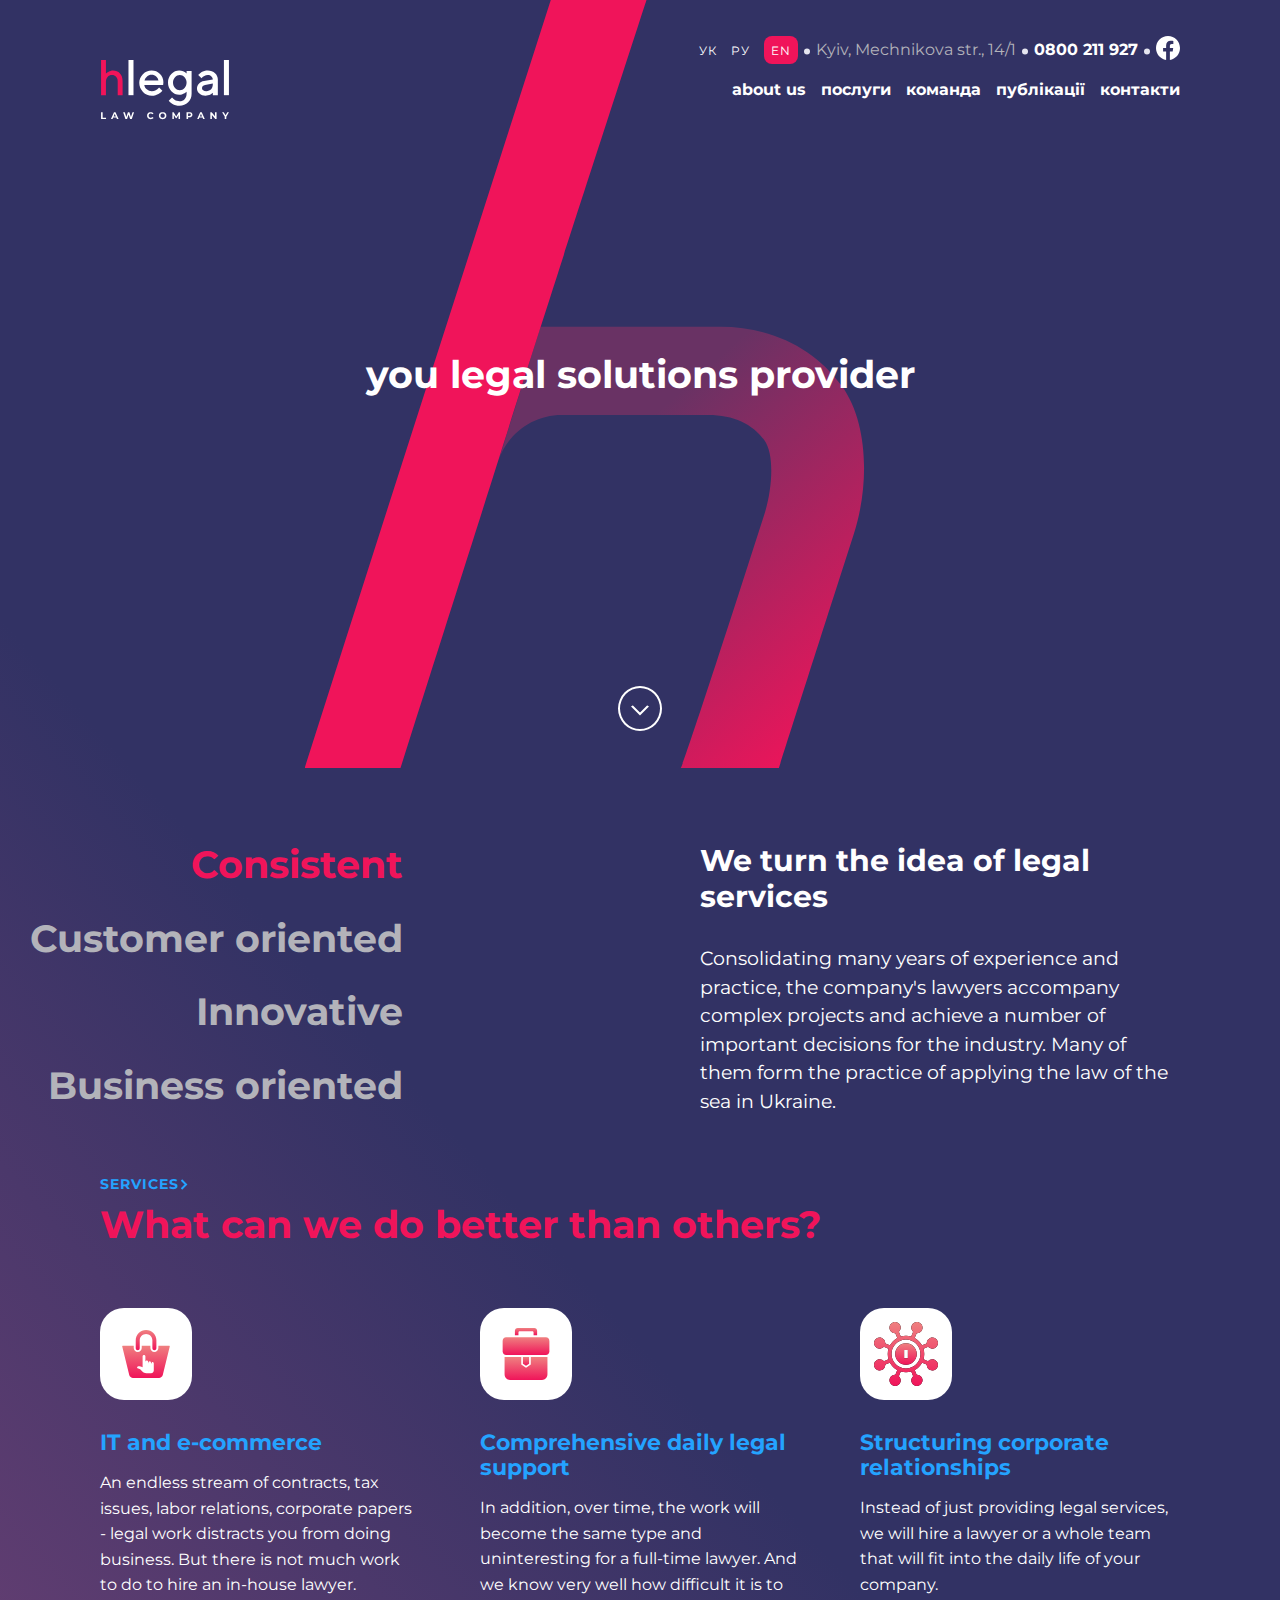
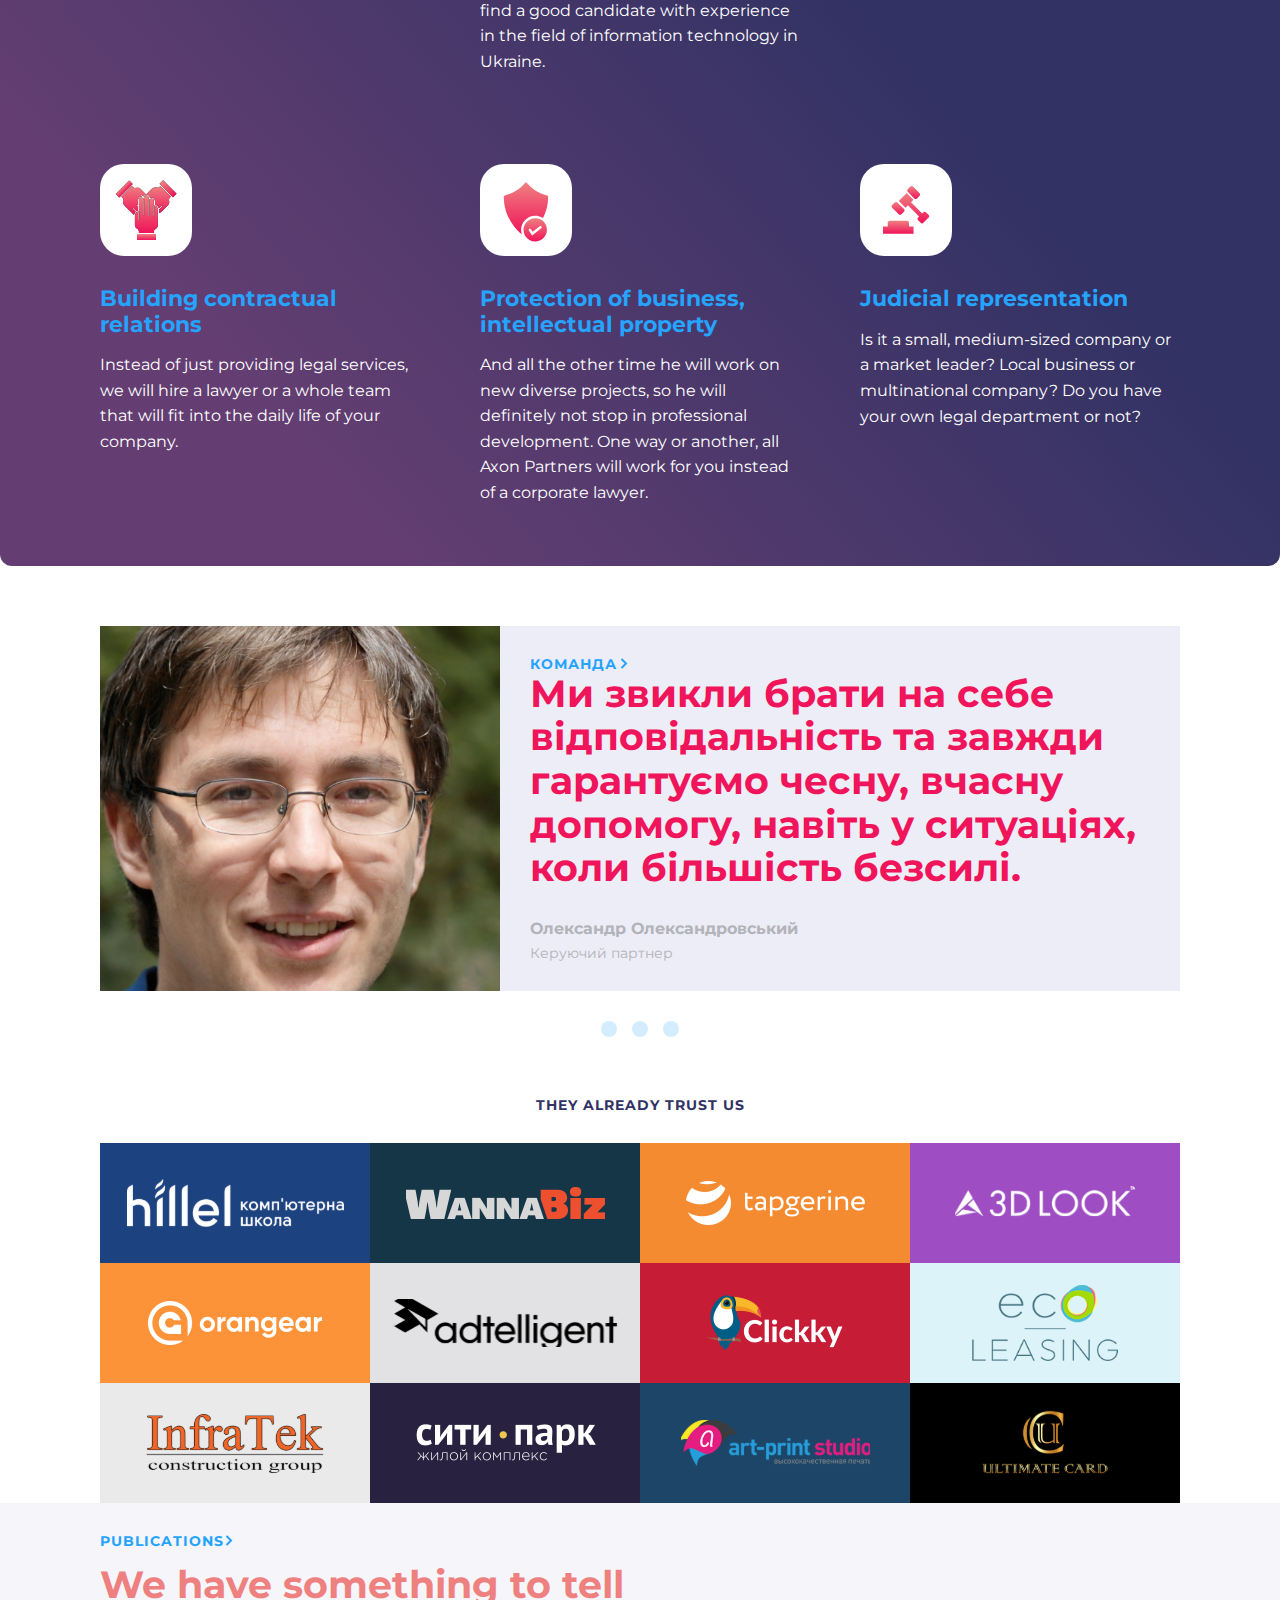
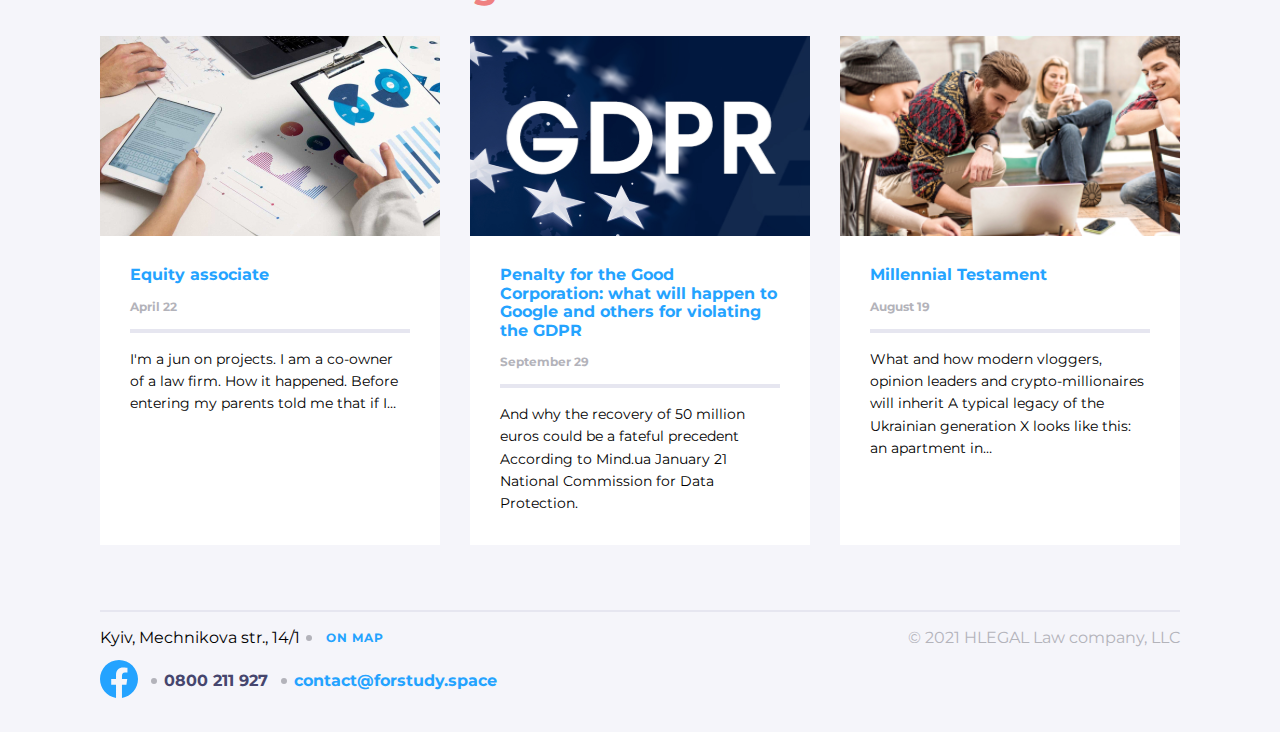
<file: index.html>
<!doctype html>
<html lang="en" xmlns="http://www.w3.org/1999/html" xmlns="http://www.w3.org/1999/html">
<head>
    <meta charset="UTF-8">
    <meta name="viewport"
          content="width=device-width, user-scalable=no, initial-scale=1.0, maximum-scale=1.0, minimum-scale=1.0">
    <meta http-equiv="X-UA-Compatible" content="ie=edge">
    <title>Hlegal</title>
    <link rel="preconnect" href="https://fonts.googleapis.com">
    <link rel="preconnect" href="https://fonts.gstatic.com" crossorigin>
    <link href="https://fonts.googleapis.com/css2?family=Montserrat:wght@300;500;700;900&display=swap" rel="stylesheet">
    <link rel="stylesheet" href="css/normalize.css">
    <link rel="stylesheet" href="css/style.css">
</head>
<body>
<nav class="nav center">
    <ul class="nav_list">
        <li><a class="nav_link" href="#">УК</a></li>
        <li><a class="nav_link" href="#">РУ</a></li>
        <li><a class="nav_link" href="#">EN</a></li>
    </ul>
    <div class="nav__dot">
        <svg width="6" height="7" viewBox="0 0 6 7" xmlns="http://www.w3.org/2000/svg">
            <circle cx="3" cy="3.5" r="3"/>
        </svg>
    </div>
    <div class="nav__address">
        Kyiv, Mechnikova str., 14/1
    </div>
    <div class="nav__dot">
        <svg width="6" height="7" viewBox="0 0 6 7" xmlns="http://www.w3.org/2000/svg">
            <circle cx="3" cy="3.5" r="3"/>
        </svg>
    </div>
    <a href="#" class="contacts_phone">
        0800 211 927
    </a>
    <div class="nav__dot">
        <svg width="6" height="7" viewBox="0 0 6 7" xmlns="http://www.w3.org/2000/svg">
            <circle cx="3" cy="3.5" r="3"/>
        </svg>
    </div>
    <div class="nav__facebook">
        <a class="nav__facebook-link" href="https://www.facebook.com/">
            <svg class="nav__facebook-icon">
                <use xlink:href="img/sprite.svg#Facebook-Header"></use>
            </svg>
        </a>
    </div>
</nav>

<header class="header center">
    <section class="logo_group">
        <a href="#" class="logo">
            <svg class="logo_icon">
                <use xlink:href="img/sprite.svg#Logo"></use>
            </svg>
        </a>
        <a href="#" class="logo_slash">
            <svg class="logo_slash__icon">
                <use xlink:href="img/sprite.svg#Slash"></use>
            </svg>
        </a>
        <a href="#" class="logo_title">
            services
        </a>
    </section>
    <section class="burger_menu">
        <input type="checkbox" class="visually-hidden" id="nav-toggler">
        <label for="nav-toggler" class="header__toggler">
            <span></span><span></span><span></span>
        </label>
        <nav class="header__nav">
            <div class="header__nav-list-wrapper">
                <label for="nav-toggler" class="nav__closebtn">
                    <span></span><span></span>
                </label>
                <ul class="header__nav-list">
                    <li><a class="header__nav-link" href="about.html">about us</a></li>
                    <li><a class="header__nav-link" href="#">послуги</a></li>
                    <li><a class="header__nav-link" href="#">команда</a></li>
                    <li><a class="header__nav-link" href="#">публікації</a></li>
                    <li><a class="header__nav-link" href="#">контакти</a></li>
                </ul>
            </div>
        </nav>
    </section>
    <section class="burger_menu_none">
        <ul class="header__nav-list">
            <li><a class="header__nav-link" href="about.html">about us</a></li>
            <li><a class="header__nav-link" href="#">послуги</a></li>
            <li><a class="header__nav-link" href="#">команда</a></li>
            <li><a class="header__nav-link" href="#">публікації</a></li>
            <li><a class="header__nav-link" href="#">контакти</a></li>
        </ul>
    </section>
    <section class="header__title">
        <h1 class="header__slogan">
            you legal solutions provider
        </h1>
        <a class="scroll" href="#services">
            <svg class="scroll__vert" width="20" height="12" viewBox="0 0 20 12" fill="none"
                 xmlns="http://www.w3.org/2000/svg">
                <path d="M1 1L10 10L19 1" stroke-width="2"/>
            </svg>
        </a>
    </section>
</header>
<main>
    <div class="gradient_block">
        <section class="center offer">
            <article class="offer__list-main">
                <ul class="offer__list">
                    <li><a class="offer__list-link" href="#"> Consistent</a></li>
                    <li><a class="offer__list-link" href="#">Customer oriented</a></li>
                    <li><a class="offer__list-link" href="#"> Innovative</a></li>
                    <li><a class="offer__list-link" href="#">Business oriented</a></li>
                </ul>
            </article>
            <article class="offer__desc">
                <h3 class="offer__desc-title">
                    We turn the idea of legal services
                </h3>
                <div class="offer__desc-item">
                    Consolidating many years of experience and practice, the company's lawyers accompany complex
                    projects
                    and achieve a number of important decisions for the industry. Many of them form the practice of
                    applying
                    the law of the sea in Ukraine.
                </div>
            </article>
        </section>
        <section class="services center" id="services">
            <div class="services__title">
                <a href="#">
                    <h6 class="services__nav">Services</h6>
                </a>
                <svg class="vector" width="8" height="11" viewBox="0 0 8 11" fill="none"
                     xmlns="http://www.w3.org/2000/svg">
                    <path d="M1.5 1L6 5.5L1.5 10" stroke="#24A3FF" stroke-width="2"/>
                </svg>

                <h2 class="services__name">
                    What can we do better than others?
                </h2>
            </div>


            <article class="services__box">
                <div class="services__list">
                    <img src="img/Icon_hand_bag.svg" alt="hand_bag">
                    <h3 class="services__list-title">
                        IT and e-commerce
                    </h3>
                    <div class="services__list-desc">
                        An endless stream of contracts, tax issues, labor relations, corporate papers - legal work
                        distracts
                        you
                        from doing business. But there is not much work to do to hire an in-house lawyer.
                    </div>
                </div>

                <div class="services__list">
                    <img src="img/Icon_bag.svg" alt="bag">
                    <h3 class="services__list-title">
                        Comprehensive daily
                        legal support
                    </h3>
                    <div class="services__list-desc">
                        In addition, over time, the work will become the same type and uninteresting for a full-time
                        lawyer.
                        And
                        we know very well how difficult it is to find a good candidate with experience in the field of
                        information technology in Ukraine.
                    </div>
                </div>

                <div class="services__list">
                    <img src="img/Icon_sun.svg" alt="sun">
                    <h3 class="services__list-title">
                        Structuring corporate relationships
                    </h3>
                    <div class="services__list-desc">
                        Instead of just providing legal services, we will hire a lawyer or a whole team that will fit
                        into
                        the
                        daily life of your company.
                    </div>
                </div>

                <div class="services__list">
                    <img src="img/Icon_hands.svg" alt="hands">
                    <h3 class="services__list-title">
                        Building contractual relations
                    </h3>
                    <div class="services__list-desc">
                        Instead of just providing legal services, we will hire a lawyer or a whole team that will fit
                        into
                        the
                        daily life of your company.
                    </div>
                </div>

                <div class="services__list">
                    <img src="img/Icon_shield.svg" alt="shield">
                    <h3 class="services__list-title">
                        Protection of business, intellectual property
                    </h3>
                    <div class="services__list-desc">
                        And all the other time he will work on new diverse projects, so he will definitely not stop in
                        professional development. One way or another, all Axon Partners will work for you instead of a
                        corporate
                        lawyer.
                    </div>
                </div>

                <div class="services__list">
                    <img src="img/Icon_hummer.svg" alt="hummer">
                    <h3 class="services__list-title">
                        Judicial representation
                    </h3>
                    <div class="services__list-desc">
                        Is it a small, medium-sized company or a market leader? Local business or multinational company?
                        Do
                        you
                        have your own legal department or not?
                    </div>
                </div>
            </article>
        </section>
    </div>
    <!--    <div class="rectangle center"></div>-->
    <div class="color_block">
        <section class="center team" id="team">
            <div class="team__box">
                <img class="photo_man_mobile" src="img/photo_man_mobile.jpg" alt="photo_man_mobile">
                <img class="photo_man" src="img/photo_man.jpg" alt="photo_man">
                <div class="team__title">
                    <a href="#">
                        <h6 class="team__people">команда</h6>
                    </a>
                    <svg class="vector" width="8" height="11" viewBox="0 0 8 11" fill="none"
                         xmlns="http://www.w3.org/2000/svg">
                        <path d="M1.5 1L6 5.5L1.5 10" stroke="#24A3FF" stroke-width="2"/>
                    </svg>
                </div>
                <h2 class="team__text">
                    Ми звикли брати на себе відповідальність та завжди гарантуємо чесну, вчасну допомогу, навіть у
                    ситуаціях, коли більшість безсилі.
                </h2>
                <p class="team__subscribe">
                    Олександр Олександровський
                </p>
                <p class="team__job">
                    Керуючий партнер
                </p>
            </div>
            <div class="btn">
                <a class="btn__slider" href="#team">
                    <button class="btn__circle" type="button">
                    </button>
                </a>
                <a class="btn__slider" href="#team">
                    <button class="btn__circle" type="button">
                    </button>
                </a>
                <a class="btn__slider" href="#team">
                    <button class="btn__circle" type="button">
                    </button>
                </a>
            </div>
        </section>
        <section class="companies center">
            <h6 class="companies__title">
                They already trust us
            </h6>
            <div class="companies__logo-container">
                    <a href="index.html" target="_blank" class="companies_logo-card">
                        <img src="img/hillel.svg" alt="hillel">
                    </a>
                    <a href="index.html" target="_blank" class="companies_logo-card">
                        <img src="img/wannabiz.svg" alt="wannabiz">
                    </a>
                    <a href="index.html" target="_blank" class="companies_logo-card">
                        <img src="img/tapgerine.svg" alt="tapgerine">
                    </a>
                    <a href="index.html" target="_blank" class="companies_logo-card">
                        <img src="img/3dlook.svg" alt="3dlook">
                    </a>
                    <a href="index.html" target="_blank" class="companies_logo-card">
                        <img src="img/orangear.svg" alt="orangegear">
                    </a>
                    <a href="index.html" target="_blank" class="companies_logo-card">
                        <img src="img/adtelligent.svg" alt="abtelligent">
                    </a>
                    <a href="index.html" target="_blank" class="companies_logo-card">
                        <img src="img/clickky.svg" alt="clickky">
                    </a>
                    <a href="index.html" target="_blank" class="companies_logo-card">
                        <img src="img/ecoleasing.svg" alt="ecoleasing">
                    </a>
                    <a href="index.html" target="_blank" class="companies_logo-card">
                        <img src="img/infratek.svg" alt="infratek">
                    </a>
                    <a href="index.html" target="_blank" class="companies_logo-card">
                        <img src="img/citypark.svg" alt="citypark">
                    </a>
                    <a href="index.html" target="_blank" class="companies_logo-card">
                        <img src="img/artprintstudio.svg" alt="artprintstudio">
                    </a>
                    <a href="index.html" target="_blank" class="companies_logo-card">
                        <img src="img/ultimatecard.svg" alt="ultimatecard.svg">
                    </a>
            </div>
        </section>
        <section class="center publications">
            <div class="publications__title-box">
                <a href="#">
                    <h6 class="publications__title">
                        Publications
                    </h6>
                </a>
                <svg class="vector" width="8" height="11" viewBox="0 0 8 11" fill="none"
                     xmlns="http://www.w3.org/2000/svg">
                    <path d="M1.5 1L6 5.5L1.5 10" stroke="#24A3FF" stroke-width="2"/>
                </svg>
            </div>
            <h2 class="publications__main">
                We have <br> something to tell
            </h2>
            <div class="publications__box">
                <div class="publications__article">
                    <img src="img/foto_gadjets.jpg" alt="foto_gadjets">
                    <h4 class="publications__article-name">
                        Equity associate
                    </h4>
                    <p class="publications__article-date">
                        April 22
                    </p>
                    <p class="publications__article-desc">
                        I'm a jun on projects. I am a co-owner of a law firm. How it happened. Before entering my
                        parents
                        told
                        me that if I…
                    </p>
                </div>
                <div class="publications__article">
                    <img src="img/gdpr.svg" alt="gdpr">
                    <h4 class="publications__article-name">
                        Penalty for the Good Corporation: what will happen to Google and others for violating the GDPR
                    </h4>
                    <p class="publications__article-date">
                        September 29
                    </p>
                    <p class="publications__article-desc">
                        And why the recovery of 50 million euros could be a fateful precedent According to Mind.ua
                        January
                        21
                        National Commission for Data Protection.
                    </p>
                </div>

                <div class="publications__article">
                    <p class="photo_people">
                        <img src="img/foto_people.jpg" alt="foto_people">
                    </p>
                    <h4 class="publications__article-name">
                        Millennial Testament
                    </h4>
                    <p class="publications__article-date">
                        August 19
                    </p>
                    <p class="publications__article-desc">
                        What and how modern vloggers, opinion leaders and crypto-millionaires will inherit A typical
                        legacy
                        of
                        the Ukrainian generation X looks like this: an apartment in…
                    </p>
                </div>
            </div>
        </section>
    </div>
</main>

<footer class="footer center color_block">
    <div class="footer__address-map-box">
        <div class="footer__address">
            Kyiv, Mechnikova str., 14/1
        </div>
        <a class="footer__map" target="_blank" href="https://www.google.com/maps">
            On map
        </a>
    </div>
    <div class="footer__contacts">
        <a href="https://www.facebook.com/">
            <svg class="footer__contacts-icon">
                <use xlink:href="img/sprite.svg#Facebook-Footer"></use>
            </svg>
        </a>
        <p class="footer__contacts-tel">
            <a class="footer__contacts-number" href="tel:0800 211 927">0800 211 927</a>
        </p>
        <a class="footer__contacts-email" href="mailto:contact@forstudy.space">contact@forstudy.space</a>
    </div>
    <p class="footer__contacts-copywright">
        © 2021 HLEGAL Law company, LLC
    </p>
</footer>

</body>
</file>
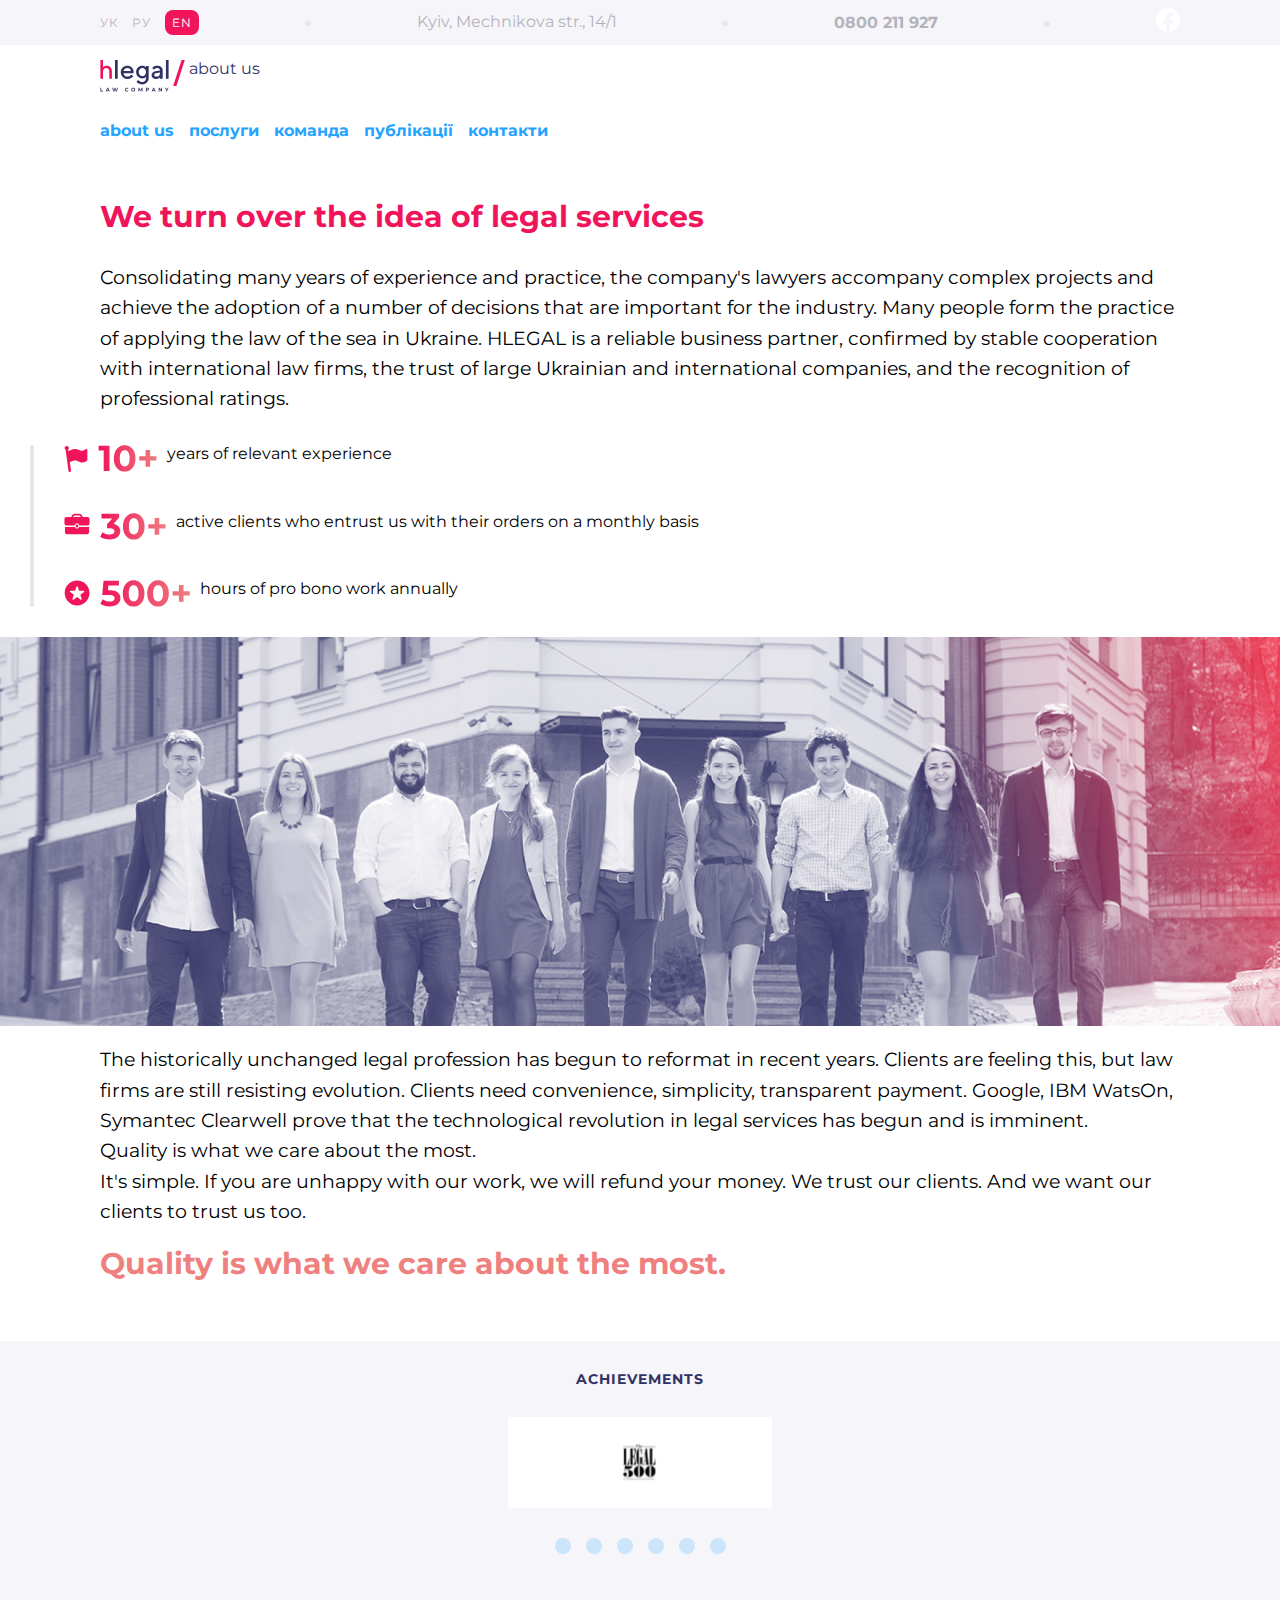
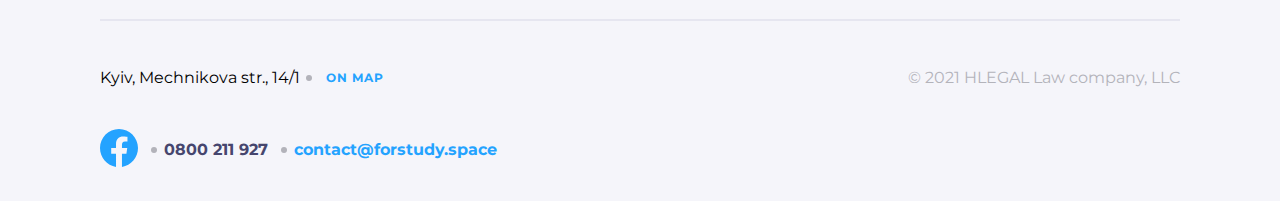
<file: about.html>
<!doctype html>
<html lang="en" xmlns="http://www.w3.org/1999/html" xmlns="http://www.w3.org/1999/html">
<head>
    <meta charset="UTF-8">
    <meta name="viewport"
          content="width=device-width, user-scalable=no, initial-scale=1.0, maximum-scale=1.0, minimum-scale=1.0">
    <meta http-equiv="X-UA-Compatible" content="ie=edge">
    <title>About</title>
    <link rel="preconnect" href="https://fonts.googleapis.com">
    <link rel="preconnect" href="https://fonts.gstatic.com" crossorigin>
    <link href="https://fonts.googleapis.com/css2?family=Montserrat:wght@300;500;700;900&display=swap" rel="stylesheet">
    <link rel="stylesheet" href="css/normalize.css">
    <link rel="stylesheet" href="css/style.css">
</head>
<body>
<nav class="nav_about center">
    <ul class="nav_list-about">
        <li><a class="nav_link-about" href="#">УК</a></li>
        <li><a class="nav_link-about" href="#">РУ</a></li>
        <li><a class="nav_link-about" href="#">EN</a></li>
    </ul>
    <div class="nav__dot">
        <svg width="6" height="7" viewBox="0 0 6 7" xmlns="http://www.w3.org/2000/svg">
            <circle cx="3" cy="3.5" r="3"/>
        </svg>
    </div>
    <div class="nav__address">
        Kyiv, Mechnikova str., 14/1
    </div>
    <div class="nav__dot">
        <svg width="6" height="7" viewBox="0 0 6 7" xmlns="http://www.w3.org/2000/svg">
            <circle cx="3" cy="3.5" r="3"/>
        </svg>
    </div>
    <a href="#" class="contacts_phone-about">
        0800 211 927
    </a>
    <div class="nav__dot">
        <svg width="6" height="7" viewBox="0 0 6 7" xmlns="http://www.w3.org/2000/svg">
            <circle cx="3" cy="3.5" r="3"/>
        </svg>
    </div>
    <div class="nav__facebook">
        <a class="nav__facebook-link" href="https://www.facebook.com/">
            <svg class="nav__facebook-icon">
                <use xlink:href="img/sprite.svg#Facebook-Header"></use>
            </svg>
        </a>
    </div>
</nav>

<header class="header_about center">
    <section class="logo_group">
        <a href="#" class="logo">
            <svg class="logo_icon-about">
                <use xlink:href="img/sprite.svg#Logo"></use>
            </svg>
        </a>
        <a href="#" class="logo_slash-about">
            <svg class="logo_slash__icon">
                <use xlink:href="img/sprite.svg#Slash"></use>
            </svg>
        </a>
        <a href="#" class="logo_title-about">
            about us
        </a>
    </section>
    <section class="burger_menu">
        <input type="checkbox" class="visually-hidden" id="nav-toggler">
        <label for="nav-toggler" class="header__toggler">
            <span></span><span></span><span></span>
        </label>
        <nav class="header__nav">
            <div class="header__nav-list-wrapper">
                <label for="nav-toggler" class="nav__closebtn">
                    <span></span><span></span>
                </label>
                <ul class="header__nav-list">
                    <li><a class="header__nav-link" href="#">about us</a></li>
                    <li><a class="header__nav-link" href="#">послуги</a></li>
                    <li><a class="header__nav-link" href="#">команда</a></li>
                    <li><a class="header__nav-link" href="#">публікації</a></li>
                    <li><a class="header__nav-link" href="#">контакти</a></li>
                </ul>
            </div>
        </nav>
    </section>
    <section class="burger_menu_none">
        <ul class="header__nav-list-about">
            <li><a class="header__nav-link-about" href="#">about us</a></li>
            <li><a class="header__nav-link-about" href="#">послуги</a></li>
            <li><a class="header__nav-link-about" href="#">команда</a></li>
            <li><a class="header__nav-link-about" href="#">публікації</a></li>
            <li><a class="header__nav-link-about" href="#">контакти</a></li>
        </ul>
    </section>
</header>
<main>
    <section class="about center">
        <h1 class="about_title">
            We turn over the idea of legal services
        </h1>
        <p class="about_text">
            Consolidating many years of experience and practice, the company's lawyers accompany complex projects and
            achieve the adoption of a number of decisions that are important for the industry. Many people form the
            practice of applying the law of the sea in Ukraine.
            HLEGAL is a reliable business partner, confirmed by stable cooperation with international law firms, the
            trust of large Ukrainian and international companies, and the recognition of professional ratings.

        </p>
    </section>
    <section class="numbers">
        <div class="numbers__years">
            <img src="img/flag.svg" alt="flag">
            <img src="img/10+.svg" alt="10+">
            <p>
                years of relevant experience
            </p>
        </div>
        <div class="numbers__clients">
            <img src="img/bag.svg" alt="bag">
            <img src="img/30+.svg" alt="30+">
            <p>
                active clients who entrust us with their orders on a monthly basis
            </p>
        </div>
        <div class="numbers__hours">
            <img src="img/star.svg" alt="star">
            <img src="img/500+.svg" alt="500+">
            <p>
                hours of pro bono work annually
            </p>
        </div>
    </section>
    <img src="img/Photo_team.jpg" alt="team_photo">
    <section class="team_about center">
               <p class="team_about__text">
            The historically unchanged legal profession has begun to reformat in recent years. Clients are feeling this,
            but law firms are still resisting evolution. Clients need convenience, simplicity, transparent payment.
            Google, IBM WatsOn, Symantec Clearwell prove that the technological revolution in legal services has begun
            and is imminent.<br>
            Quality is what we care about the most.<br>
            It's simple. If you are unhappy with our work, we will refund your money. We trust our clients. And we want
            our clients to trust us too.
        </p>
        <h1 class="team_about__title">
            Quality is what we care about the most.
        </h1>
    </section>
<section class="achievements center">
    <h5 class="achievements__title" id="achievements">
        achievements
    </h5>
    <img class="achievements__logo" src="img/logo_footer_about.svg" alt="logo_footer_about">
    <div class="btn-about">
        <a class="btn__slider" href="#achievements">
            <button class="btn__circle" type="button">
            </button>
        </a>
        <a class="btn__slider" href="#achievements">
            <button class="btn__circle" type="button">
            </button>
        </a>
        <a class="btn__slider" href="#achievements">
            <button class="btn__circle" type="button">
            </button>
        </a>
        <a class="btn__slider" href="#achievements">
            <button class="btn__circle" type="button">
            </button>
        </a>
        <a class="btn__slider" href="#achievements">
            <button class="btn__circle" type="button">
            </button>
        </a>
        <a class="btn__slider" href="#achievements">
            <button class="btn__circle" type="button">
            </button>
        </a>
    </div>
</section>
</main>

<footer class="footer_about footer center">

    
        <div class="footer__address-map-box">
            <div class="footer__address">
                Kyiv, Mechnikova str., 14/1
            </div>
            <a class="footer__map" target="_blank" href="https://www.google.com/maps">
                On map
            </a>
        </div>
        <div class="footer__contacts">
            <a href="https://www.facebook.com/">
                <svg class="footer__contacts-icon">
                    <use xlink:href="img/sprite.svg#Facebook-Footer"></use>
                </svg>
            </a>
            <p class="footer__contacts-tel">
                <a class="footer__contacts-number" href="tel:0800 211 927">0800 211 927</a>
            </p>
            <a class="footer__contacts-email" href="mailto:contact@forstudy.space">contact@forstudy.space</a>
        </div>
        <p class="footer__contacts-copywright">
            © 2021 HLEGAL Law company, LLC
        </p>
    </footer>

</body>
</file>
<file: css/style.css>
@media screen and (min-width: 315px){body{font-family:"Montserrat",sans-serif;background-color:#fff}.center{padding-left:calc(50vw - 157px);padding-right:calc(50vw - 157px)}img{display:block;max-width:100%}.visually-hidden{position:absolute;width:1px;height:1px;margin:-1px;border:0;padding:0;white-space:nowrap;clip-path:inset(100%);clip:rect(0 0 0 0);overflow:hidden}.nav_link:active{background-color:#f0145a}h1,h2,h3,h4,h5,h6{margin:0}.gradient_block{background:url("/img/h_symbol.svg") no-repeat left top,var(--background-gradient);border-radius:0 0 12px 12px}.color_block{background-color:#f5f5fa}a{text-decoration:none}}@media screen and (min-width: 520px){.center{padding-left:calc(50vw - 245px);padding-right:calc(50vw - 245px)}}@media screen and (min-width: 750px){.center{padding-left:calc(50vw - 324px);padding-right:calc(50vw - 324px)}.gradient_block{background:url("/img/h_symbol_tablet.svg") no-repeat left top,var(--background-gradient)}}@media screen and (min-width: 920px){.center{padding-left:calc(50vw - 452px);padding-right:calc(50vw - 452px)}.gradient_block{background:url("/img/h_symbol_tablet_hd.svg") no-repeat center top,var(--background-gradient)}}@media screen and (min-width: 1200px){.center{padding-left:calc(50vw - 540px);padding-right:calc(50vw - 540px)}}@media screen and (min-width: 1400px){.center{padding-left:calc(50vw - 640px);padding-right:calc(50vw - 640px)}}@media screen and (min-width: 1650px){.center{padding-left:calc(50vw - 700px);padding-right:calc(50vw - 700px)}}@media screen and (min-width: 1900px){.center{padding-left:calc(50vw - 800px);padding-right:calc(50vw - 800px)}}@media screen and (min-width: 315px){.nav__address,.nav__dot,.nav__facebook{display:none}.burger_menu_none{display:none}.nav{position:absolute;left:0;top:0;display:flex;flex-direction:row;justify-content:space-between;align-items:center;box-sizing:border-box;background-color:rgba(245, 245, 250, 0.2);width:100%;height:45px;z-index:99}.nav_list{display:flex;flex-direction:row;align-items:center;justify-content:left;gap:14px;list-style:none;padding-inline-start:0}.nav_link{text-decoration:none;color:#fff;line-height:var(--main-line-height);font-size:12px;letter-spacing:1px}.nav_link:hover{background-color:#f0145a;padding:5px 7px;border-radius:8px}.contacts_phone{font-size:16px;font-weight:700;line-height:var(--main-line-height);margin:0;text-decoration:none;color:#fff;white-space:nowrap}.nav_list li:last-child{background-color:#f0145a;padding:5px 7px;border-radius:8px}.header{display:flex;flex-wrap:wrap;justify-content:space-between;align-items:center;position:absolute;left:0;top:0;width:100%;padding-top:60px;padding-bottom:15px;box-sizing:border-box}.header__toggler{width:24px;height:16px;display:block;position:relative;border:10px solid transparent;z-index:99}.header span{background:#fff;width:100%;height:2px;display:block;position:absolute;left:0;top:0;transform:translateY(-50%)}.header span:nth-child(2){top:50%;left:50%;transform:translate(-50%, -50%)}.header span:nth-child(3){top:100%}.header__nav{position:fixed;left:0;bottom:0;width:100%;height:100%;display:none;flex-direction:column;align-items:center;padding:0;box-sizing:border-box;background-color:rgba(50, 50, 100, 0.7);line-height:var(--main-line-height)}.header__nav-list-wrapper{box-sizing:border-box;width:100%;margin-top:auto;padding:0 12px 19px 12px;background-color:#fff;border-radius:0 0 12px 12px;z-index:99}.header__nav-list{list-style:none;display:flex;flex-direction:column;justify-content:center;align-items:center;gap:29px;padding-left:0;margin-bottom:0}.header__nav-list li{width:100%}.header__nav-link{display:flex;width:100%;justify-content:center;box-sizing:border-box;color:#24a3ff;font-size:24px;font-weight:700;text-decoration:none;background-color:#f5f5fa;padding-top:7px;padding-bottom:7px;border-radius:12px}#nav-toggler:checked~.header__nav{display:flex}.header .nav__closebtn{width:24px;height:15px;display:block;position:relative;z-index:99;margin:19px 0 27px auto}.header .nav__closebtn span{height:1.5px;display:block;position:absolute;top:50%;left:50%;width:100%;background-color:#ec6f5d;transform:translate(-50%, -50%) rotate(225deg)}.header .nav__closebtn span:nth-child(2){top:50%;left:50%;transform:translate(-50%, -50%) rotate(-225deg)}.header .nav__closebtn span:hover{cursor:pointer}.header__slogan{display:block;font-size:38px;font-weight:700;color:#fff;text-align:center;max-width:100%;margin-bottom:159px}.header__title{display:flex;flex-direction:column;align-items:center;margin-top:139px}.logo_icon{fill:#fff;display:block;width:69px;height:32px}.logo_slash{display:block;width:12px;height:26px}.logo_title{font-weight:400;line-height:1.2;font-size:20px;color:#fff;text-decoration:none}.logo_group{display:flex;flex-direction:row;justify-content:space-between;gap:4px}.logo_slash__icon{Width:12px;Height:26px}.header__toggler:focus,.header__toggler:hover{background-color:#e6e6f0;border-radius:8px;cursor:pointer}.scroll__vert{border:2px solid #fff;border-radius:50%;padding:16px 10px 13px 10px;stroke:white}.scroll__vert:hover{border:2px solid #f0145a;stroke:#f0145a;cursor:pointer}}@media screen and (min-width: 750px){.nav__address,.nav__dot,.nav__facebook,.burger_menu_none{display:unset}.header__nav-list-wrapper,.header__toggler,.logo_title,.nav__closebtn,.visually-hidden,.burger_menu{display:none}.nav{display:flex;justify-content:left;padding-top:50px;height:25px;gap:6px;background-color:rgba(245, 245, 250, 0)}.nav_list{display:flex;list-style:none;margin:0}.nav__address{white-space:nowrap;color:#b3b3ba;font-weight:400;font-size:16px}.nav__dot{fill:#e6e6f0}.nav__facebook-link{fill:#fff}.nav__facebook-icon{width:24px;height:24px}.logo_icon{width:130px;height:60px;margin-top:30px;margin-bottom:30px}.logo_slash{display:none}.header{flex-direction:column;align-items:flex-start}.header__slogan{display:flex;justify-content:center;align-items:center;margin-bottom:417px}.header__title{display:flex;margin:274px auto 0}.header__nav-list{flex-direction:row;justify-content:left;gap:15px;margin-top:0}.header__nav-link{color:#fff;background-color:unset;white-space:nowrap;font-size:16px}}@media screen and (min-width: 920px){.nav{justify-content:flex-end}.logo_icon{margin:0;padding:0}.header{flex-direction:row;align-items:center;justify-content:space-between}.header__slogan{margin-bottom:289px}.header__title{margin:233px auto 0}}@media screen and (min-width: 1400px){.header{display:flex;align-items:flex-start;flex-direction:column}.header__slogan{margin-bottom:289px;top:307px}}@media screen and (min-width: 1600px){.header{display:flex}}:root{--main-text-color: #000;--main-line-height: 1.2;--background-gradient: linear-gradient(228.57deg, #323264 11.93%, #323264 57.17%, #643E72 87.46%)}@media screen and (min-width: 315px){.offer{display:flex;flex-direction:column;align-items:center;margin:0}.offer__list{position:absolute;top:630px;left:0;display:flex;flex-direction:row;justify-content:space-between;list-style:none;padding-bottom:30px;gap:30px;overflow-x:auto;white-space:nowrap;box-sizing:border-box;width:100%;z-index:1;padding-inline-start:30px}.offer__list-link{text-decoration:none;font-weight:700;font-size:30px;color:#b3b3ba}.offer__desc{margin:730px 0 30px 0;display:flex;flex-direction:column;gap:30px;color:#fff}.offer__desc-title{margin:0;font-size:20px;font-weight:700;line-height:var(--main-line-height)}.offer__desc-item{font-size:19px;font-weight:400;line-height:1.5}.offer__list li:first-child a.offer__list-link{color:#f0145a}}@media screen and (min-width: 750px){.offer__list{top:1084px;margin:0}.offer__desc{margin-top:1230px}.offer__desc-title{font-size:30px}}@media screen and (min-width: 920px){.offer{display:grid;grid-template-columns:1fr 1fr}.offer__desc{margin-top:843px;padding-left:60px}.offer .offer__list{flex-direction:column;top:843px;width:unset;padding-right:60px;align-items:flex-end;overflow-x:unset}.offer .offer__list-link{font-size:38px}.offer__list:after{content:"";position:absolute;width:4px;height:303px}}@media screen and (min-width: 1200px){.offer__list{padding-bottom:75px}}@media screen and (min-width: 315px){.services{color:#24a3ff;margin-bottom:60px;font-weight:700;font-size:14px;padding-bottom:30px}.services__title{display:grid;grid-template-columns:80px 8px 1fr;row-gap:10px;flex-direction:row;align-items:center;justify-content:left}.services__name{grid-column:1/span 3;margin-bottom:30px;font-size:30px;font-weight:700;line-height:var(--main-line-height);color:#f0145a}.services__nav{font-weight:700;font-size:14px;letter-spacing:1px;color:#24a3ff;text-transform:uppercase}.services__list-desc{color:#fff;font-size:16px;font-weight:400;line-height:1.6;margin:0;padding-bottom:30px}.services__list-title{margin:30px 0 15px 0;font-weight:700;font-size:22px}}@media screen and (min-width: 750px){.services{margin-top:30px}.services__name{font-size:38px}.services__box{display:grid;grid-template-columns:1fr 1fr;grid-gap:60px}.services__list-title{margin:30px 0 15px 0}}@media screen and (min-width: 920px){.services__box{grid-template-columns:repeat(3, 1fr);grid-gap:60px}.services__name{margin-bottom:60px}}@media screen and (min-width: 315px){.team{background-color:#fff}.team>img{padding-right:0;padding-left:0;border-radius:12px 12px 0 0}.team__box{margin:0;display:flex;flex-direction:column;background-color:#ededf7;padding-bottom:30px}.team__title{display:grid;grid-template-columns:90px 8px 1fr;row-gap:2px;align-items:center;justify-content:left;margin-top:30px}.team__title,.team__text,.team__subscribe,.team__job{padding-right:30px;padding-left:30px}.team__people{font-size:14px;font-weight:700;color:#24a3ff;letter-spacing:1px;text-transform:uppercase}.team__text{font-size:30px;font-weight:700;color:#f0145a}.team__subscribe{font-weight:700;font-size:16px;color:#b3b3ba;margin:30px 0 6px 0}.team__job{font-weight:400;font-size:14px;color:#b3b3ba;margin:0}.btn{display:flex;flex-direction:row;justify-content:center;align-items:center;margin-top:30px;gap:15px}.btn__circle{border-radius:50%;display:block;cursor:pointer;background-color:#24a3ff;width:16px;height:16px;border:none}.btn__slider{opacity:.2}.btn__slider:visited,.btn__slider:hover{background-color:#24a3ff;opacity:1}.photo_man{display:none}}@media screen and (min-width: 750px){.photo_man_mobile{display:none}.photo_man{display:unset}.team__text{font-size:38px}.team__box{margin-left:60px;margin-right:60px}}@media screen and (min-width: 920px){.photo_man{display:none}.photo_man_mobile{display:unset;width:100%;grid-row:1/span 5;margin:auto 0}.team__box{display:grid;grid-template-columns:400px 1fr;margin-right:0;margin-left:0;padding-bottom:0}.team__subscribe{margin-top:30px;margin-bottom:6px}.team__text{padding-right:30px;padding-left:30px}}@media screen and (min-width: 1200px){.photo_man_mobile{display:none}.photo_man{display:unset;grid-row:1/span 4;height:100%;object-fit:cover;overflow:hidden}.team__box{display:grid;grid-template-columns:400px 1fr;margin:0}.team__text{grid-row:2;grid-column:2;padding:0 30px 30px 30px}.team__job{grid-row:4;grid-column:2;padding-bottom:30px;margin:0}.team__title{grid-row:1;grid-column:2;padding-top:30px;margin:0}.team__subscribe{grid-row:3;grid-column:2;margin:0;padding-bottom:6px}}@media screen and (min-width: 315px){.companies{padding-top:60px;display:flex;flex-direction:column;justify-content:center;background-color:#fff}.companies__title{margin-bottom:30px;color:#323264;letter-spacing:1px;text-transform:uppercase;font-weight:700;font-size:14px;text-align:center}.companies__logo-container{display:flex;flex-direction:column;justify-content:center;align-items:center;margin:auto}.companies_logo-card:nth-child(n+7){display:none}}@media screen and (min-width: 750px){.companies_logo-card:nth-child(n+7){display:unset}.companies__logo-container{display:grid;grid-template-columns:repeat(3, 1fr);grid-template-rows:repeat(4, 120px)}.companies_logo-card img{object-fit:cover;height:120px;overflow:hidden}}@media screen and (min-width: 920px){.companies__logo-container{display:grid;grid-template-columns:repeat(4, 1fr);grid-template-rows:repeat(3, 1fr)}}@media screen and (min-width: 315px){.publications{background-color:#f5f5fa}.publications__title-box{display:grid;grid-template-columns:125px 8px 1fr;row-gap:2px;align-items:center;justify-content:left;padding-top:30px;margin-bottom:5px}.publications__title{font-weight:700;font-size:14px;letter-spacing:1px;color:#24a3ff;text-decoration:none;text-transform:uppercase}.publications__main{font-weight:700;font-size:30px;color:#ef8080;margin-bottom:30px;margin-top:14px}.publications__article{margin:0 0 30px 0;background-color:#fff}.publications__article:last-child{margin-bottom:0}.publications__article img{margin:auto}.publications__article-name{font-weight:700;font-size:16px;color:#24a3ff;margin-top:30px}.publications__article-name,.publications__article-date,.publications__article-desc{padding-right:30px;padding-left:30px}.publications__article-date{font-size:12px;font-weight:700;color:#b3b3ba;padding:15px 30px;margin:0}.publications__article-desc{font-weight:400;font-size:14px;line-height:1.6;color:#000;padding-bottom:30px;margin:0}.publications__article-desc::before{content:"";display:block;height:4px;background-color:#e6e6f0;padding-left:30px;padding-right:30px;margin-bottom:15px}}@media screen and (min-width: 750px){.publications__main{font-size:38px}.publications__main br{display:none}.publications__box{display:grid;grid-template-columns:repeat(2, 1fr);grid-gap:30px;margin:0 60px}.publications__article:last-child{grid-column:1/span 2}.photo_people{height:200px;overflow:hidden;margin:0}.publications__article:last-child img{width:100%;height:100%;object-fit:cover}.publications__article{margin:0}}@media screen and (min-width: 920px){.publications__box{display:grid;grid-template-columns:repeat(3, 1fr);margin-left:0;margin-right:0}.publications__article img{height:200px;object-fit:cover;overflow:hidden}.publications__article:last-child{grid-row:1;grid-column:3}}@media screen and (min-width: 315px){.footer{display:flex;flex-direction:column;justify-content:center;align-items:center;gap:10px;padding-bottom:30px;padding-top:30px}.footer:before{content:"";display:block;height:2px;background-color:#e6e6f0;margin:0 0 20px;width:100%}.footer p{margin:0}.footer__contacts{display:flex;flex-direction:column;justify-content:center;align-items:center;gap:10px;margin-bottom:20px}.footer__contacts-tel{font-weight:700;font-size:16px;color:#46466e}.footer__contacts-number{color:#46466e}.footer__contacts-email{font-weight:700;font-size:16px;color:#24a3ff}.footer__contacts-copywright{color:#b3b3ba;font-weight:400;font-size:16px}.footer__contacts-icon{width:38px;height:38px;fill:#24a3ff}.footer__map{color:#24a3ff;font-weight:700;font-size:12px;letter-spacing:1px;text-transform:uppercase}.footer__contacts-email:hover{color:#f0145a}.footer__contacts-icon:hover{fill:#f0145a}.footer__address-map-box{display:flex;flex-direction:column;gap:10px;justify-content:center;align-items:center;margin-bottom:10px}}@media screen and (min-width: 750px){.footer{display:grid;grid-template-columns:repeat(2, 1fr);grid-template-rows:repeat(3, 1fr);justify-content:unset;grid-gap:0}.footer:first-child{order:2;height:10px}.footer__address-map-box{flex-direction:row;grid-column:1/span 2;justify-content:left;flex-wrap:nowrap;gap:26px;margin:0}.footer .footer__contacts-icon,.footer .footer__contacts-tel,.footer .footer__contacts-email{position:relative;display:inline-block}.footer__contacts{flex-direction:row;flex-wrap:nowrap;order:7;grid-column:1/span 3;justify-content:left;gap:26px;margin:0}.footer__contacts-icon::after{content:"";position:absolute;top:50%;right:-6px;transform:translateY(-50%);width:6px;height:6px;border-radius:50%;background-color:#b3b3ba}.footer__contacts-tel:before{content:"";position:absolute;top:50%;left:-13px;transform:translateY(-50%);width:6px;height:6px;border-radius:50%;background-color:#b3b3ba}.footer__contacts-email:before{content:"";position:absolute;top:50%;left:-13px;transform:translateY(-50%);width:6px;height:6px;border-radius:50%;background-color:#b3b3ba}.footer__contacts-copywright{white-space:nowrap;justify-content:space-between}.footer .footer__address-map,.footer .footer__address{position:relative;display:inline-block}.footer__address:after{content:"";position:absolute;top:50%;right:-12px;transform:translateY(-50%);width:6px;height:6px;border-radius:50%;background-color:#b3b3ba}.footer:before{grid-column:1/span 3;margin:0}}@media screen and (min-width: 1200px){.footer:before{content:"";display:block;height:2px;background-color:#e6e6f0;margin-top:30px}}@media screen and (min-width: 315px){.logo_title-about{display:unset;color:#323264}.nav_about{position:absolute;left:0;top:0;display:flex;flex-direction:row;justify-content:space-between;align-items:center;box-sizing:border-box;background-color:#f5f5fa;width:100%;height:45px;z-index:99}.nav_list-about{display:flex;flex-direction:row;align-items:center;justify-content:left;gap:14px;list-style:none;padding-inline-start:0}.nav_link-about{text-decoration:none;color:#b3b3ba;line-height:var(--main-line-height);font-size:12px;letter-spacing:1px}.nav_link-about:hover{background-color:#f0145a;padding:5px 7px;border-radius:8px}.contacts_phone-about{font-size:16px;font-weight:700;line-height:var(--main-line-height);margin:0;text-decoration:none;color:#b3b3ba;white-space:nowrap}.nav_list-about li:last-child a.nav_link-about{background-color:#f0145a;padding:5px 7px;border-radius:8px;color:#fff}.header_about{display:flex;flex-wrap:wrap;justify-content:space-between;align-items:center;width:100%;padding-top:60px;box-sizing:border-box}.header_about__toggler{width:24px;height:15px;display:block;position:relative;z-index:99}.header_about__toggler:hover{background-color:#e6e6f0;border-radius:8px;width:32px;height:32px}.header_about span{background:#323264;width:100%;height:1px;display:block;position:absolute;left:0;top:0;transform:translateY(-50%)}.header_about span:nth-child(2){top:50%;left:50%;transform:translate(-50%, -50%)}.header_about span:nth-child(3){top:100%}.header_about__nav-about{position:fixed;left:0;bottom:0;width:100%;height:100%;display:none;flex-direction:column;align-items:center;padding:0;box-sizing:border-box;background-color:rgba(50, 50, 100, 0.7);line-height:var(--main-line-height)}.header_about__nav-about-list-wrapper{box-sizing:border-box;width:100%;margin-top:auto;padding:0 12px 19px 12px;background-color:#fff;border-radius:0 0 12px 12px;z-index:99}.header_about__nav-about-list{list-style:none;display:flex;flex-direction:column;justify-content:center;align-items:center;gap:29px;padding-left:0;margin-bottom:0}.header_about__nav-about-list li{width:100%}.header_about__nav-about-link{display:flex;width:100%;justify-content:center;box-sizing:border-box;color:#24a3ff;font-size:24px;font-weight:700;text-decoration:none;background-color:#f5f5fa;padding-top:7px;padding-bottom:7px;border-radius:12px}#nav-toggler:checked~.header_about__nav{display:flex}.header_about .nav__closebtn{width:24px;height:15px;display:block;position:relative;z-index:99;margin:19px 0 27px auto}.header_about .nav__closebtn span{height:1.5px;display:block;position:absolute;top:50%;left:50%;width:100%;background-color:#ec6f5d;transform:translate(-50%, -50%) rotate(225deg)}.header_about .nav__closebtn span:nth-child(2){top:50%;left:50%;transform:translate(-50%, -50%) rotate(-225deg)}.header_about .nav__closebtn span:hover{cursor:pointer}.logo_icon-about{fill:#323264;display:block;width:69px;height:32px}.header__toggler:focus,.header__toggler:hover{background-color:#e6e6f0;cursor:pointer}.header__toggler-list:focus,.header__toggler-list:hover{background-color:#e6e6f0;cursor:pointer}.btn-about{display:flex;flex-direction:row;justify-content:center;align-items:center;gap:15px}.btn-about__circle{border-radius:50%;display:block;cursor:pointer;background-color:#24a3ff;width:16px;height:16px;border:none}.btn__slider{opacity:.2}.btn__slider:visited,.btn__slider:hover{background-color:#24a3ff;opacity:1}.about_title{font-weight:700;font-size:30px;color:#f0145a;margin-top:30px}.about_text{color:#000;font-weight:400;font-size:19px;line-height:1.6;margin-top:28px;margin-bottom:30px}.numbers{display:flex;flex-direction:column;gap:40px;justify-content:flex-start;align-items:flex-start;margin-left:30px;margin-bottom:30px;border-left:4px solid #e6e6f0}.numbers__years,.numbers__clients,.numbers__hours{display:flex;flex-direction:row;justify-content:flex-start;align-items:flex-start;margin-left:30px;flex-wrap:wrap;gap:10px}.numbers__years p,.numbers__clients p,.numbers__hours p{margin:0}.team_about__text{font-weight:400;font-size:19px;line-height:1.6;color:#000}.team_about__title{color:#ef8080;font-weight:700;font-size:30px;padding-bottom:60px}.achievements{background-color:#f5f5fa}.achievements__title{color:#323264;font-weight:700;font-size:14px;letter-spacing:1px;text-transform:uppercase;text-align:center;padding-top:30px}.achievements__logo{padding:25px 105px;background-color:#fff;margin:30px auto}.footer_about{background-color:#f5f5fa;gap:30px}}@media screen and (min-width: 750px){.header__nav-list-about{display:flex;flex-direction:row;justify-content:left;gap:15px;margin-top:30px;margin-bottom:30px;list-style:none;padding-inline-start:0}.header__nav-link-about{color:#24a3ff;background-color:unset;white-space:nowrap;font-size:16px;font-weight:700;font-size:16px}.logo_slash-about{display:unset}.header_about{flex-direction:column;justify-content:flex-start;align-items:flex-start}}/*# sourceMappingURL=style.css.map */
</file>
